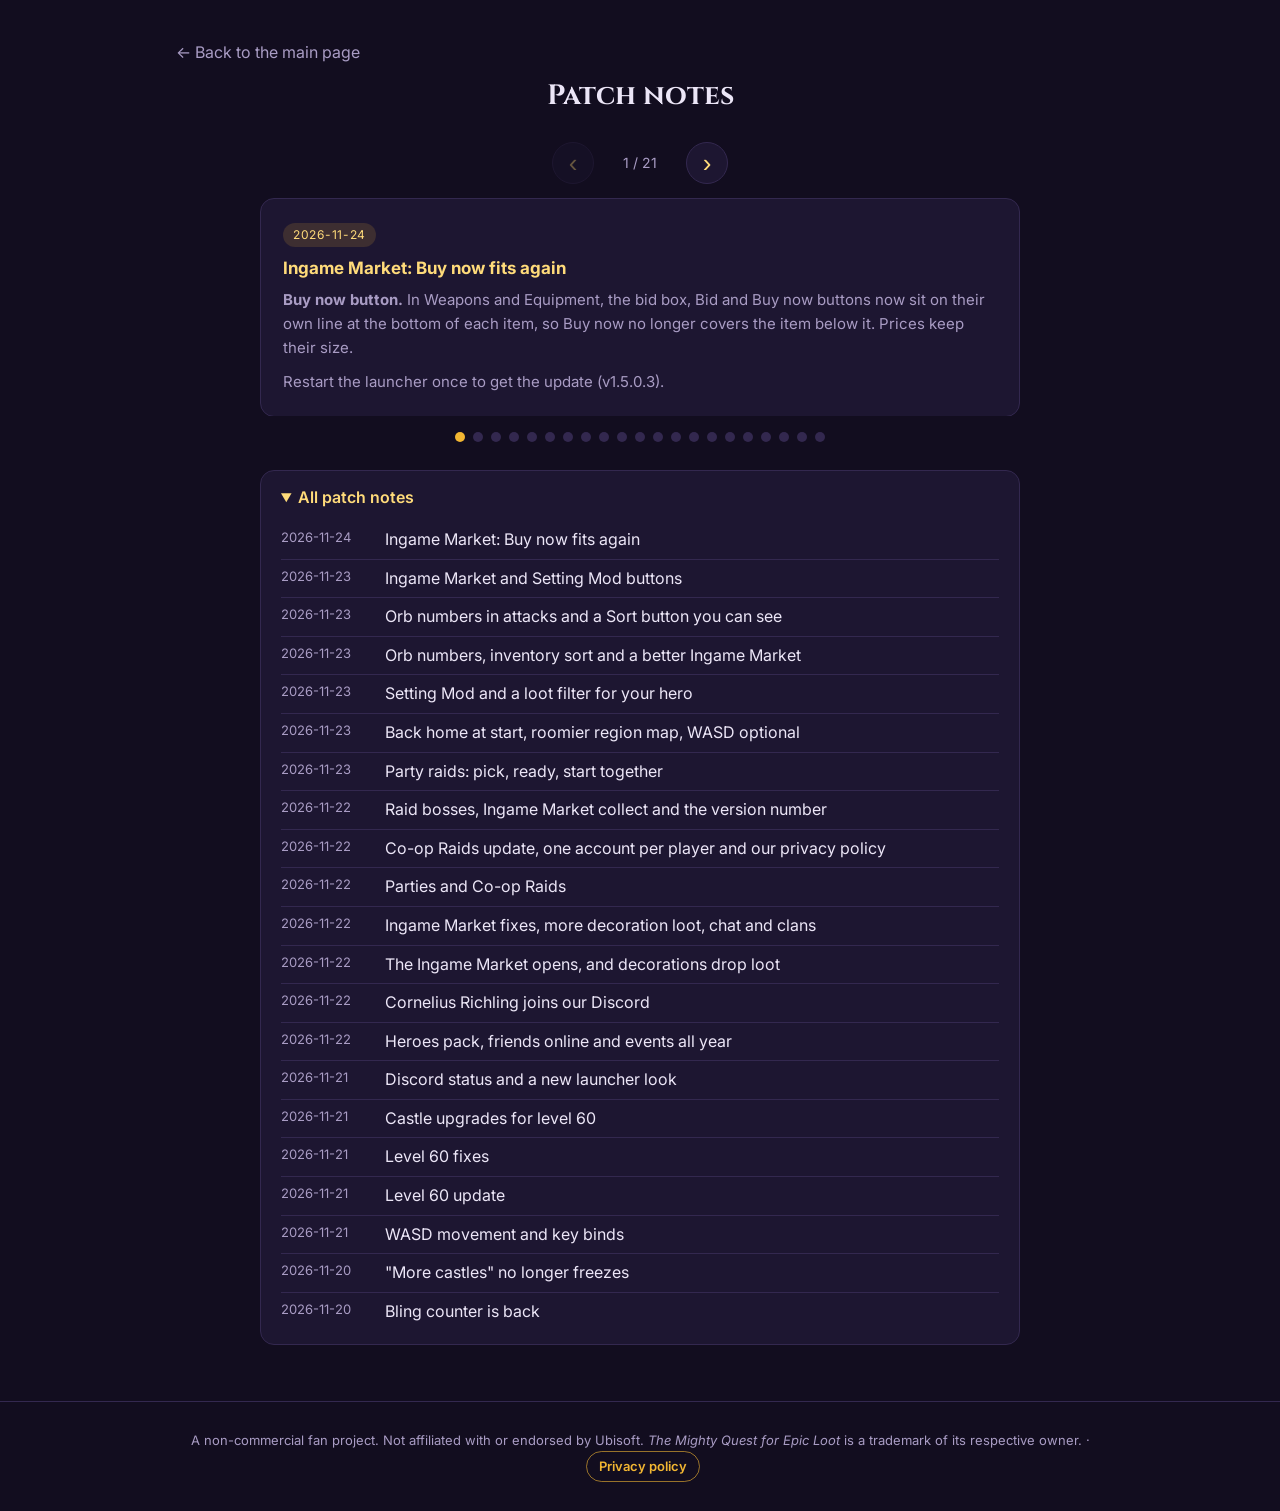
<file: mqel/website/patch-notes.html>
<!doctype html>
<html lang="en">
<head>
<meta charset="utf-8">
<meta name="viewport" content="width=device-width, initial-scale=1">
<title>Patch notes · Mighty Quest Rebirth</title>
<meta name="description" content="Every update of The Mighty Quest for Epic Loot: Rebirth, newest first.">
<link rel="preconnect" href="https://fonts.googleapis.com">
<link href="https://fonts.googleapis.com/css2?family=Cinzel:wght@700;900&family=Inter:wght@400;600&display=swap" rel="stylesheet">
<link rel="stylesheet" href="style.css?v=7">
</head>
<body>
<section class="notes-page">
  <div class="wrap">
    <a class="back" href="index.html">&larr; Back to the main page</a>
    <h2>Patch notes</h2>
    <div class="slider" id="slider">
      <div class="slider-bar">
        <button class="nav prev" type="button" aria-label="Newer patch note">&#8249;</button>
        <span class="count" id="count">1 / 21</span>
        <button class="nav next" type="button" aria-label="Older patch note">&#8250;</button>
      </div>
      <div class="viewport">
        <div class="track" id="track">
      <article class="slide card" id="note-1" aria-label="1 of 21"><span class="badge">2026-11-24</span><h3>Ingame Market: Buy now fits again</h3><p><strong>Buy now button.</strong> In Weapons and Equipment, the bid box, Bid and Buy now buttons now sit on their own line at the bottom of each item, so Buy now no longer covers the item below it. Prices keep their size.</p><p>Restart the launcher once to get the update (v1.5.0.3).</p></article>
      <article class="slide card" id="note-2" aria-label="2 of 21"><span class="badge">2026-11-23</span><h3>Ingame Market and Setting Mod buttons</h3><p><strong>Ingame Market button.</strong> The button is now called INGAME MARKET, is bigger and sits on its own in the top bar, right before your heroes.</p><p><strong>Setting Mod button.</strong> SETTING MOD now has the whole spot next to the settings gear to itself, bigger and easier to hit.</p><p><strong>Windows on top.</strong> The item info box and the Ingame Market, party and Setting Mod windows now always open above the building shortcuts under the top bar, so nothing covers them anymore.</p><p>Restart the launcher once to get the update (v1.5.0.2).</p></article>
      <article class="slide card" id="note-3" aria-label="3 of 21"><span class="badge">2026-11-23</span><h3>Orb numbers in attacks and a Sort button you can see</h3><p><strong>Orb numbers everywhere.</strong> Your health and mana numbers now also show in the orbs while you attack a castle, not only in the lobby.</p><p><strong>Inside the orb.</strong> The numbers now fit inside the orbs and are centred: your current health or mana on top, your maximum below it.</p><p><strong>Sort button.</strong> The SORT button now shows under your inventory, at the left of "Drag here to sell items", for every inventory tab from 1 to 8. Pick a sort, pick it again to reverse it.</p><p>Restart the launcher once to get the update (v1.5.0.1).</p></article>
      <article class="slide card" id="note-4" aria-label="4 of 21"><span class="badge">2026-11-23</span><h3>Orb numbers, inventory sort and a better Ingame Market</h3><p><strong>Health and mana in the orbs.</strong> Your health and mana orbs now show how much you have left and your maximum (for example 7143 / 7143) in white, right on the orb, in the lobby and during attacks.</p><p><strong>Sort your inventory.</strong> A new SORT button under your inventory sorts the tab you are looking at: by type, quality, level or name. Pick the same sort again to reverse it. Works on every inventory tab you have unlocked; the bag reloads in a moment with everything in order.</p><p><strong>Ingame Market: item info.</strong> Hover over any item in any Ingame Market tab to see its full details, like in your inventory: quality, type, level and every bonus with what it does. The box always opens to the left of your mouse.</p><p><strong>Ingame Market: two columns.</strong> Weapons and Equipment now list items in two columns, so you see twice as many at once.</p><p><strong>Ingame Market: sort both ways.</strong> Pick the same sort again to reverse it: ending soon or last, newest or oldest, price low or high, level high or low.</p><p><strong>Ingame Market: colours and pages.</strong> Item icons are filled with their quality colour like in your inventory, and My offers now has pages instead of a long scroll list.</p><p><strong>Game icon.</strong> The game shows its logo in the taskbar again instead of a blank page.</p><p>Restart the launcher once to get the update (v1.5).</p></article>
      <article class="slide card" id="note-5" aria-label="5 of 21"><span class="badge">2026-11-23</span><h3>Setting Mod and a loot filter for your hero</h3><p><strong>Setting Mod.</strong> The KEYS button is now called SETTING MOD. It sits right under MARKET in the top bar, so the bar is tidier and nothing overlaps. Inside you still find WASD movement and all your key binds, plus new settings.</p><p><strong>Loot filter for your hero.</strong> Open SETTING MOD and, under "Loot pick-up by Player", tick "Apply the pet's loot filter to my hero too". Your choice under Settings &gt; Gameplay &gt; Loot pick-up by Pet then counts for your hero as well: with "Magic" and up, for example, plain (Basic) equipment and weapons stay on the ground for your pet and your hero. Gold, life force, blings, crafting materials, potions and orbs are always picked up. It works right away, no restart needed.</p><p><strong>Party button.</strong> The party button now matches its neighbours, on the same dark-blue tile as Friends, Clans and Notifications.</p><p><strong>Steam login.</strong> One launcher start logs you in with Steam again, even when your last login had expired (v1.4.4.1).</p><p><strong>Party window and Linux.</strong> If the party window can't reach the server, it now tells you why instead of loading forever. On Linux and Steam Deck, the Ingame Market and party windows no longer mistake another program on your PC for the game server (v1.4.4.1).</p><p>Restart the launcher once to get the update (v1.4.5).</p></article>
      <article class="slide card" id="note-6" aria-label="6 of 21"><span class="badge">2026-11-23</span><h3>Back home at start, roomier region map, WASD optional</h3><p><strong>Back home.</strong> The game now starts in your own region again instead of the Co-op Raids, and the Attack button takes you back to the last region you were in.</p><p><strong>Co-op Raids sky.</strong> The Co-op Raids now have Little Spitaly's full sky all around you, and Splendorado's golden clouds are back. The Co-op Raids emblem on the region banner is now the right size.</p><p><strong>Attack button.</strong> Fixed the crash on the Attack button that came with the previous update.</p><p><strong>Region map.</strong> Upper Bestmount, Splendorado and Stabbinshire are spread out a little, so they no longer crowd each other.</p><p><strong>WASD is optional.</strong> New players keep the game's own keys: the potion stays on Q and the camera turns with W and E. Want to move with WASD? Open KEYS, tick "Move the hero with the keyboard" and restart the game once. If you already use WASD, nothing changes for you.</p><p>Restart the launcher once to get the update (v1.4.4).</p></article>
      <article class="slide card" id="note-7" aria-label="7 of 21"><span class="badge">2026-11-23</span><h3>Party raids: pick, ready, start together</h3><p><strong>Party raids.</strong> The party leader now picks the raid in the party window, everyone gets a Ready prompt, and when all are ready the whole party starts the same castle at the same moment. After the raid, the leader picks the next one. The party window shows which raid your friends are in.</p><p><strong>Same castle for everyone.</strong> Once a raid is picked, it stays the same for the whole party until everyone has finished, even if someone finishes first or asks for more castles.</p><p><strong>Invitations.</strong> Party invitations now pop up in the lobby with Join and No thanks.</p><p><strong>Co-op Raids sky.</strong> The Co-op Raids now have Little Spitaly's sky, and Splendorado's sky surrounds you again instead of sitting below you.</p><p><strong>Co-op Raids banner.</strong> The region banner shows the Co-op Raids emblem and levels 5-60.</p><p><strong>Back home.</strong> The game no longer opens the Co-op Raids after a reload or at start.</p><p><strong>Live party panel.</strong> Your friends' gold and life force now count up live during a raid.</p><p><strong>Ingame Market.</strong> Item colours now match the game exactly: grey Basic, green Magic, yellow Exceptional, orange Legendary, purple Epic. Listing an item no longer opens the battle log.</p><p><strong>Infinite Pack rings.</strong> The Infinite XP Ring now gives +26% XP and the Infinite Material Ring a 12.5% chance for bonus materials, a quarter of the old pay-to-win values. The XP bonus of your gear now really counts on the server.</p><p><strong>Hero corpses.</strong> A collected hero corpse no longer leaves its marker behind.</p><p><strong>Server updates.</strong> After an update you can log straight back in with Steam, no second launcher start needed.</p><p><strong>Warning.</strong> The Co-op Raids warning no longer shows when you are in a party, and has a "Don't show again" box.</p><p>Restart the launcher once to get the update (v1.4.3).</p></article>
      <article class="slide card" id="note-8" aria-label="8 of 21"><span class="badge">2026-11-22</span><h3>Raid bosses, Ingame Market collect and the version number</h3><p><strong>Raid bosses.</strong> Co-op Raids now has castles at many different levels (5, 7, 9, 10, 12 and up to 59) with real castle names, and four bosses: Warlord's Outpost (15), Warlord's Fortress (30), Warlord's Citadel (45) and Warlord's Keep (60).</p><p><strong>New raids on demand.</strong> The "More castles" button now works in Co-op Raids (and Splendorado): it gives you, and your whole party, brand new procedural castles.</p><p><strong>Better raid castles.</strong> Traps stay where they belong: no more lonely rail traps or trap generators without traps. The region's banner shows its boss picture.</p><p><strong>Ingame Market.</strong> Collect one item at a time or everything at once; your bag now refreshes right after collecting. Gold from sales can go above your storage limit (upgrades still stop at your storage). Drag an item from your inventory onto the Ingame Market to sell it, and item colours now match your inventory.</p><p><strong>Esc key.</strong> Esc closes the Ingame Market, Bling shop and party windows. With nothing open, it opens the game menu as usual.</p><p><strong>Version number.</strong> The game menu (Esc) now shows the server's version on the Credits button. This update is v1.4.2.</p><p><strong>Party button.</strong> The party button sits next to Notifications now, so the notifications list points to the right button again.</p><p>Restart the launcher once to get the update.</p></article>
      <article class="slide card" id="note-9" aria-label="9 of 21"><span class="badge">2026-11-22</span><h3>Co-op Raids update, one account per player and our privacy policy</h3><p><strong>More raid castles.</strong> Co-op Raids now has 36 raid castles, three for every level from 5 to 60, plus a boss castle: <strong>Warlord's Keep</strong>.</p><p><strong>A sky for the raids.</strong> The Co-op Raids castle selection no longer shows a black sky: it has Little Spitaly's sky now. Splendorado's sky also sits around you again instead of below you.</p><p><strong>Fair raids.</strong> Raids no longer get more monsters for a bigger party: everyone faces the normal castle. The party bonus still grows with your party.</p><p><strong>Know before you go.</strong> The Co-op Raids island now says it is procedural, and asks before you enter.</p><p><strong>Map and party button.</strong> The islands on the map moved a little to make room, and the party button now looks like the other buttons in the top bar.</p><p><strong>Ingame Market.</strong> Fixed the item picture in the market details, and the window now reconnects by itself after a server update.</p><p><strong>One account per player.</strong> New accounts can no longer be made from an internet connection that already has an account. If you really need a second one, ask an admin on Discord.</p><p><strong>Privacy policy.</strong> Our website now has a privacy policy (link at the bottom of every page and in the launcher). By playing on the server you agree to it.</p><p>Restart the launcher once to get the update.</p></article>
      <article class="slide card" id="note-10" aria-label="10 of 21"><span class="badge">2026-11-22</span><h3>Parties and Co-op Raids</h3><p><strong>Parties.</strong> Team up with up to 3 friends: press the new purple <strong>Party</strong> button next to Clans, invite friends and accept invitations. The leader can remove players; anyone can leave.</p><p><strong>Co-op Raids.</strong> A new purple island on the map. Raid castles at levels 5, 10, 15 and up to 60, built new for every party: everyone in your party gets the same castle, with more monsters the bigger your party is. Each of you plays it in your own game and keeps your own loot. The "More castles" button gives your whole party new raids.</p><p><strong>Live party panel.</strong> While you raid, a panel on the left shows how your friends are doing: their health, gold, XP and loot, and when they go down.</p><p><strong>Party bonus.</strong> Clear the same raid as your whole party and everyone gets extra gold, life force and crafting materials.</p><p><strong>Decorations.</strong> Decorations now really drop their gold, life force and Bling Crystal blings.</p><p><strong>Updates.</strong> When a server update starts, the game now closes properly at the end of the countdown.</p><p>Restart the launcher once to get the update.</p></article>
      <article class="slide card" id="note-11" aria-label="11 of 21"><span class="badge">2026-11-22</span><h3>Ingame Market fixes, more decoration loot, chat and clans</h3><p><strong>Ingame Market.</strong> Your purchases, the money from your sales and your refunds now wait in the <strong>Collect</strong> tab until you pick them up. The Sell tab sorts your items: weapons, then equipment by class and level, then materials. You can no longer buy or bid on your own offers. Items you put up for sale leave your bag, and a listed item can't be sold to a vendor by mistake in the moment before your bag catches up.</p><p><strong>More decoration loot.</strong> Smashing a decoration now drops a little gold or life force three times in four, always less than a monster of that castle gives. The green <strong>Bling Crystals</strong> keep their 1% chance to drop 1 bling, up to 2 per attack, and drop nothing else.</p><p><strong>Chat.</strong> Fixed players who couldn't send chat messages after a server update: pressing Enter did nothing.</p><p><strong>Clans.</strong> Clans set to accept join requests now let players join right away, like open clans (asking the leader for approval isn't available yet). The other members now get the join message too.</p><p>Restart the launcher once to get the update.</p></article>
      <article class="slide card" id="note-12" aria-label="12 of 21"><span class="badge">2026-11-22</span><h3>The Ingame Market opens, and decorations drop loot</h3><p><strong>Ingame Market.</strong> Trade with other players right in the game: press <strong>MARKET</strong> in the top bar, next to KEYS. It unlocks once you finish the castle crafting tutorial, at any hero level.</p><p><strong>Weapons and Equipment</strong> are sold by auction: bid, or use the buy-now price when the seller sets one. If someone outbids you, you get your money back. Filter by class, by gold or blings, sort and search.</p><p><strong>Items</strong> (crafting materials and dyes) work like a market: the cheapest offer sells first, and you can place a buy order at your own price and wait for a seller.</p><p>Sell for <strong>gold or blings</strong>, your choice. A <strong>1% fee</strong> is taken when something sells. What you buy, the money from your sales and your refunds wait in the <strong>Collect</strong> tab until you pick them up.</p><p><strong>Decorations drop loot.</strong> Smashing decorations during an attack now drops a little gold or life force about one time in three, and once in a while a crafting material. The green <strong>Bling Crystals</strong> have a 1% chance to drop 1 bling, up to 2 per attack (part of the weekly bling loot limit).</p><p><strong>Bling shop inside the game.</strong> The green "+" next to your blings opens the shop in a window in the game, with an X to close it. No more Steam overlay.</p><p><strong>Update countdown.</strong> Before a server update, a timer at the bottom right shows when the game will close, in your own time. Finish your fight and log off before it reaches 0.</p><p>Restart the launcher once to get the update.</p></article>
      <article class="slide card" id="note-13" aria-label="13 of 21"><span class="badge">2026-11-22</span><h3>Cornelius Richling joins our Discord</h3><p>Cornelius Richling, owner, founder and occasional brochure model, now runs the announcements on our <a href="https://discord.gg/hxFANB2kky">Discord</a>.</p><p><strong>Events, the moment they start.</strong> Boost weekends, free hero trials, More Materials, Halloween, Christmas, New Year, Valentine's Day and Easter: Cornelius tells you what the event gives you, when it ends and what comes next, with the times shown in your own time zone.</p><p><strong>Patch notes, as soon as they're out.</strong> Every update you see in the launcher news also appears in our patch-note channel.</p><p><strong>In his own voice.</strong> Every post opens with one of his greetings and comes with one of his voice lines from the game, so you never know which Cornelius you're going to get.</p><p><strong>New server icon:</strong> the dragon castle with our new name.</p><p><strong>Patch notes page:</strong> all patch notes now have their own page on the website, one per slide.</p></article>
      <article class="slide card" id="note-14" aria-label="14 of 21"><span class="badge">2026-11-22</span><h3>Heroes pack, friends online and events all year</h3><p>The <strong>All Heroes Pack</strong> in the bling shop unlocks every hero you don't own yet for 30&nbsp;% less (three heroes: 2,000 blings instead of 2,850). Your friend list shows a <strong>green dot</strong> on friends who are playing and a red one on the others. New players get their <strong>real country flag</strong> instead of Germany's. <strong>Events all year:</strong> a boost weekend every month (gold, life force, XP, magic find, bling mine and material mines take turns, everything x2 in December), More Materials from July 1 to September 25, a free hero every month, plus Halloween, Christmas, New Year, Valentine's Day and Easter. Competitions load again.</p></article>
      <article class="slide card" id="note-15" aria-label="15 of 21"><span class="badge">2026-11-21</span><h3>Discord status and a new launcher look</h3><p>Discord now shows what you're doing in the game: attacking a castle (with its name), editing your castle, shopping, gearing up your hero or choosing your next target, with a timer and a button to join our server. It works on Windows and, with Proton 7 or newer, on Linux and Steam Deck; turn it off with <code>DiscordPresence=0</code> in <code>GameData\Bin\WASD.ini</code>. The launcher has a new background and its version line is readable again, the Discord button links to our new server (<a href="https://discord.gg/hxFANB2kky">discord.gg/hxFANB2kky</a>), WASD movement now also works on Linux, and the two new cross chambers show a room picture in the Architect's Office instead of a wardrobe.</p></article>
      <article class="slide card" id="note-16" aria-label="16 of 21"><span class="badge">2026-11-21</span><h3>Castle upgrades for level 60</h3><p>Craft <strong>Goldmaw the Insatiable</strong>, Splendorado's golden dragon, for your own castle with the new Crafting Lab rank 15 (unlocks at castle heart 60; stronger than Dragonificus, twice the price). The Architect's Office goes to rank 7 (9 rooms, castle heart 40) and rank 8 (10 rooms, castle heart 50), and each rank unlocks two room types that were never for sale (Cross Chamber 04 and Linear Chamber 07, Cross Chamber 05 and Junction Chamber 04). Gold and Life Force Mines go to rank 13 (castle heart 38 and 52), and you get one more Gold, Life Force and Bling Mine at castle heart 35 and another at 55. Defense rating goes up to 750 at castle heart 60. Splendorado's player castles now have the bosses of the older regions in their throne rooms (Goldmaw only waits in Goldmaw's Hoard), the "35-60" badge no longer covers the region's dragon, and WASD movement now also works on Linux and Steam Deck.</p></article>
      <article class="slide card" id="note-17" aria-label="17 of 21"><span class="badge">2026-11-21</span><h3>Level 60 fixes</h3><p>Skill ranks III to V that had the same numbers now grow every rank (Hawk: Harass, Hawk: Dive, Stunning Blow, Siren Stun, Thunderclap, Teen Spirit, Headbang, Dancing Blades). Trap skills of all heroes: cooldown 10 seconds at rank I down to 7.5 seconds at rank V. Splendorado drops gear of the castle's level. Gold and Life Force Storage rank 6 (1,000,000) with castle heart 60. Goldmaw's golden dragon replaces the spider badge.</p></article>
      <article class="slide card" id="note-18" aria-label="18 of 21"><span class="badge">2026-11-21</span><h3>Level 60 update</h3><p>The level cap goes from 30 to 60. Every skill gets ranks IV and V, the castle heart goes to rank 60, and monsters, loot, the shop and the blacksmith go up to level 60. Beat Dragonificus to unlock the new region <strong>Splendorado</strong> (levels 35-60) under a golden sky, and defeat its golden dragon <strong>Goldmaw the Insatiable</strong> for the quest "All That Glitters". Monsters from level 35 are 22&nbsp;% tougher. Hawk: Hack now has a 10-second cooldown.</p><p class="hint">Delivered automatically by the launcher: about 11 MB on the first start.</p></article>
      <article class="slide card" id="note-19" aria-label="19 of 21"><span class="badge">2026-11-21</span><h3>WASD movement and key binds</h3><p>Move your hero with W A S D during attacks while your mouse keeps aiming and attacking: whatever you pressed last wins, and your cursor never jumps. Ctrl+WASD walks without attacking, Shift+WASD holds the ground. The new KEYS button in the lobby top bar changes the WASD keys, the step distance and every game key bind.</p><p class="hint">Delivered automatically by the launcher and set up on the first start: the camera rotates with Q/E (and the arrow keys), Ability 5 moves to R. Change anything in the KEYS panel.</p></article>
      <article class="slide card" id="note-20" aria-label="20 of 21"><span class="badge">2026-11-20</span><h3>"More castles" no longer freezes</h3><p>Rerolling the castles on the attack map, with gold or with blings, could leave the game on an endless loading screen until you closed it. The server sent the new castle list with a message number the game had already seen, so the game ignored it and kept waiting. Fixed and tested in game: the new castles now show up every time.</p><p class="hint">Server-side fix, already live. Nothing to install. Gold and blings spent on rerolls were always charged correctly.</p></article>
      <article class="slide card" id="note-21" aria-label="21 of 21"><span class="badge">2026-11-20</span><h3>Bling counter is back</h3><p>The number of blings next to the green gem in the top bar was empty for every player: only the gem showed. The game files of the Steam version place the counter in a different spot than the script that fills it expects. The fix makes the script find the counter in both spots, and the amount now shows with thousands separators (1,230), also right after you earn or spend blings.</p><p class="hint">Delivered automatically: start the game from Steam and let the launcher finish its update. Your blings were never lost, only the display was empty.</p></article>
        </div>
      </div>
      <div class="dots" id="dots"></div>
    </div>
    <details class="toc" open>
      <summary>All patch notes</summary>
      <ol>
        <li><a href="#note-1" data-go="0"><span>2026-11-24</span>Ingame Market: Buy now fits again</a></li>
        <li><a href="#note-2" data-go="1"><span>2026-11-23</span>Ingame Market and Setting Mod buttons</a></li>
        <li><a href="#note-3" data-go="2"><span>2026-11-23</span>Orb numbers in attacks and a Sort button you can see</a></li>
        <li><a href="#note-4" data-go="3"><span>2026-11-23</span>Orb numbers, inventory sort and a better Ingame Market</a></li>
        <li><a href="#note-5" data-go="4"><span>2026-11-23</span>Setting Mod and a loot filter for your hero</a></li>
        <li><a href="#note-6" data-go="5"><span>2026-11-23</span>Back home at start, roomier region map, WASD optional</a></li>
        <li><a href="#note-7" data-go="6"><span>2026-11-23</span>Party raids: pick, ready, start together</a></li>
        <li><a href="#note-8" data-go="7"><span>2026-11-22</span>Raid bosses, Ingame Market collect and the version number</a></li>
        <li><a href="#note-9" data-go="8"><span>2026-11-22</span>Co-op Raids update, one account per player and our privacy policy</a></li>
        <li><a href="#note-10" data-go="9"><span>2026-11-22</span>Parties and Co-op Raids</a></li>
        <li><a href="#note-11" data-go="10"><span>2026-11-22</span>Ingame Market fixes, more decoration loot, chat and clans</a></li>
        <li><a href="#note-12" data-go="11"><span>2026-11-22</span>The Ingame Market opens, and decorations drop loot</a></li>
        <li><a href="#note-13" data-go="12"><span>2026-11-22</span>Cornelius Richling joins our Discord</a></li>
        <li><a href="#note-14" data-go="13"><span>2026-11-22</span>Heroes pack, friends online and events all year</a></li>
        <li><a href="#note-15" data-go="14"><span>2026-11-21</span>Discord status and a new launcher look</a></li>
        <li><a href="#note-16" data-go="15"><span>2026-11-21</span>Castle upgrades for level 60</a></li>
        <li><a href="#note-17" data-go="16"><span>2026-11-21</span>Level 60 fixes</a></li>
        <li><a href="#note-18" data-go="17"><span>2026-11-21</span>Level 60 update</a></li>
        <li><a href="#note-19" data-go="18"><span>2026-11-21</span>WASD movement and key binds</a></li>
        <li><a href="#note-20" data-go="19"><span>2026-11-20</span>&quot;More castles&quot; no longer freezes</a></li>
        <li><a href="#note-21" data-go="20"><span>2026-11-20</span>Bling counter is back</a></li>
      </ol>
    </details>
  </div>
</section>
<footer>
  <div class="wrap">A non-commercial fan project. Not affiliated with or endorsed by Ubisoft. <em>The Mighty Quest for Epic Loot</em> is a trademark of its respective owner. · <a class="privacy-link" href="privacy.html">Privacy policy</a></div>
</footer>
<script>
(function () {
  var track = document.getElementById("track"), slides = track.children, n = slides.length,
      dots = document.getElementById("dots"), count = document.getElementById("count"),
      root = document.getElementById("slider"), cur = 0, startX = null;
  root.className += " on";
  for (var i = 0; i < n; i++) {
    var d = document.createElement("button");
    d.type = "button"; d.setAttribute("aria-label", "Patch note " + (i + 1));
    d.onclick = (function (k) { return function () { go(k); }; })(i);
    dots.appendChild(d);
  }
  function go(k, keepHash) {
    cur = Math.max(0, Math.min(n - 1, k));
    track.style.transform = "translateX(" + (-100 * cur) + "%)";
    for (var i = 0; i < n; i++) {
      dots.children[i].className = i === cur ? "on" : "";
      slides[i].setAttribute("aria-hidden", i === cur ? "false" : "true");
    }
    count.textContent = (cur + 1) + " / " + n;
    root.querySelector(".prev").disabled = cur === 0;
    root.querySelector(".next").disabled = cur === n - 1;
    track.parentNode.style.height = slides[cur].offsetHeight + "px";
    if (!keepHash && history.replaceState) history.replaceState(null, "", "#note-" + (cur + 1));
  }
  root.querySelector(".prev").onclick = function () { go(cur - 1); };
  root.querySelector(".next").onclick = function () { go(cur + 1); };
  document.addEventListener("keydown", function (e) {
    if (e.key === "ArrowLeft") go(cur - 1);
    if (e.key === "ArrowRight") go(cur + 1);
  });
  track.addEventListener("touchstart", function (e) { startX = e.touches[0].clientX; }, {passive: true});
  track.addEventListener("touchend", function (e) {
    if (startX === null) return;
    var dx = e.changedTouches[0].clientX - startX; startX = null;
    if (Math.abs(dx) > 50) go(cur + (dx < 0 ? 1 : -1));
  });
  var links = document.querySelectorAll("[data-go]");
  for (var j = 0; j < links.length; j++) links[j].onclick = function (e) {
    e.preventDefault(); go(+this.getAttribute("data-go"));
    root.scrollIntoView({behavior: "smooth", block: "start"});
  };
  window.addEventListener("resize", function () { go(cur, true); });
  var m = /^#note-(\d+)$/.exec(location.hash);
  go(m ? +m[1] - 1 : 0, !m);
})();
</script>
</body>
</html>
</file>
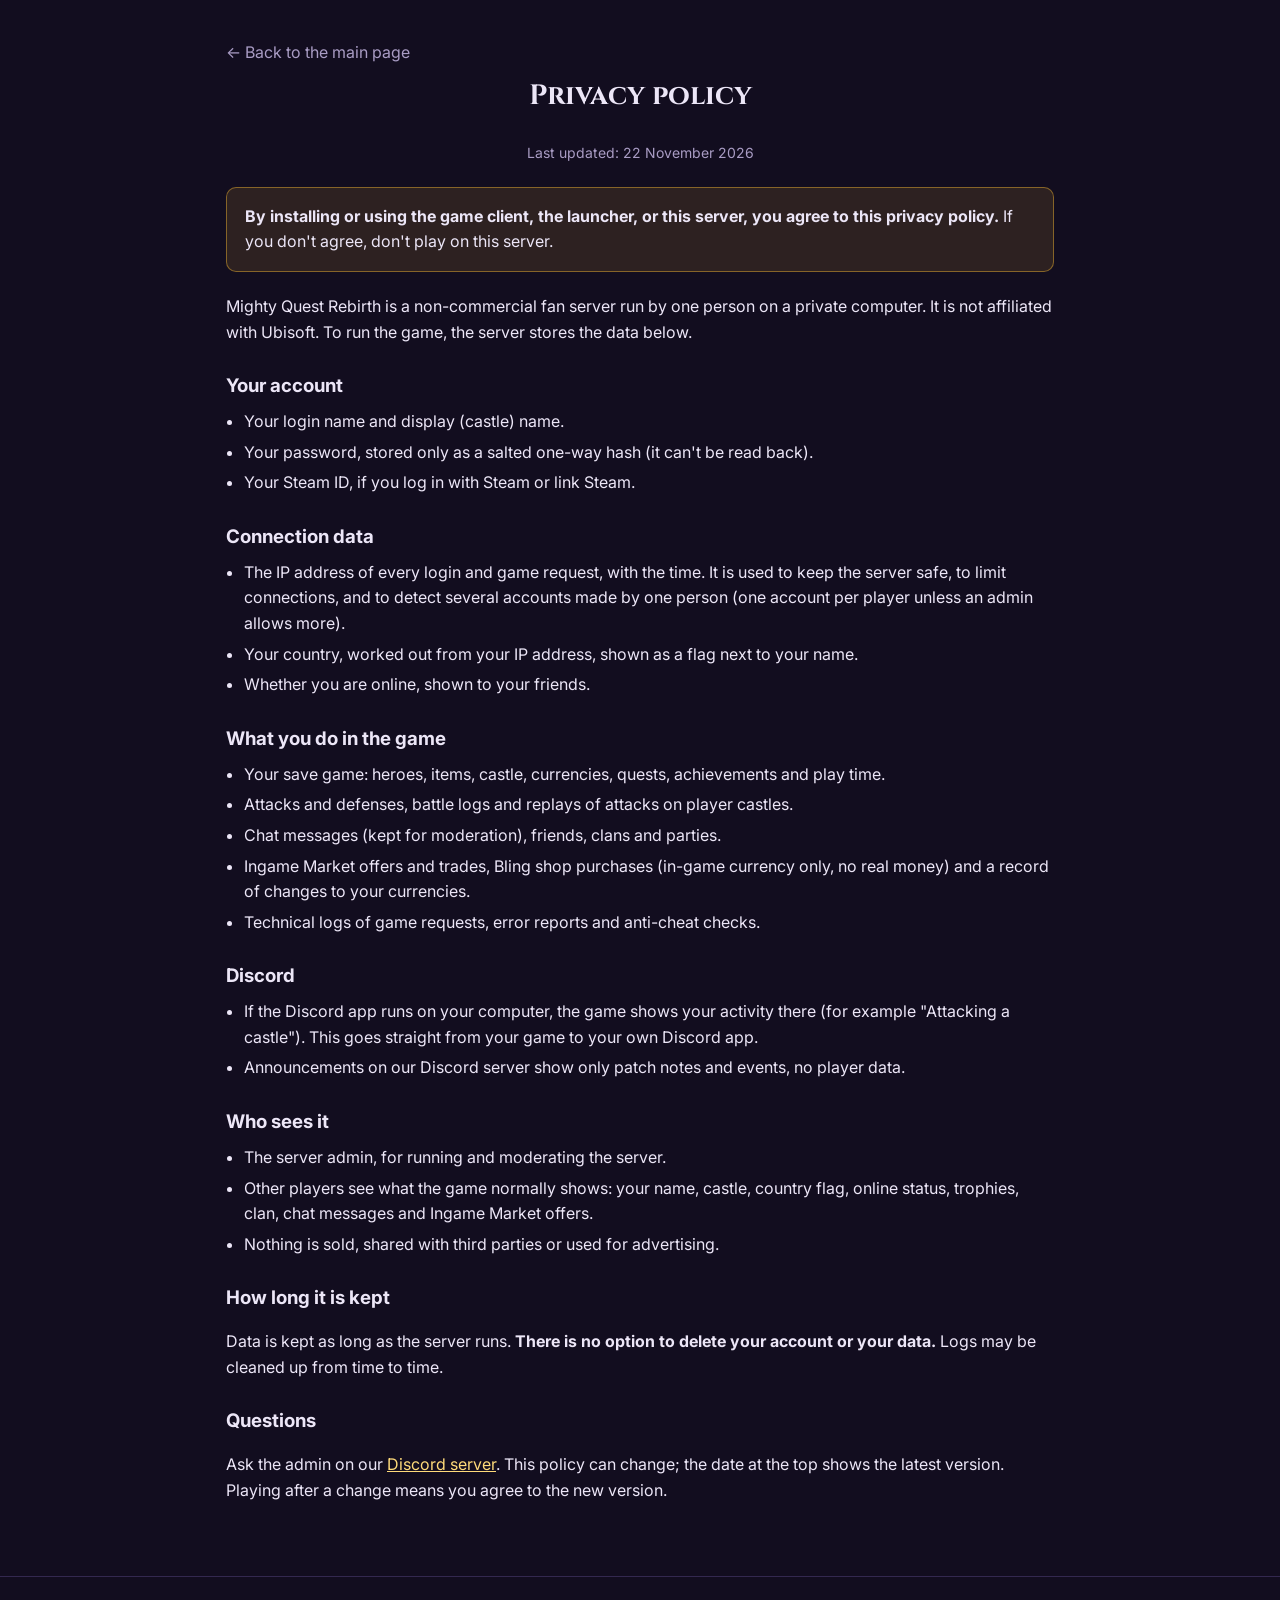
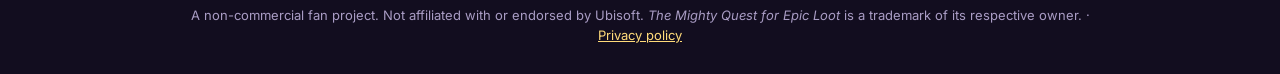
<file: mqel/website/privacy.html>
<!doctype html>
<html lang="en">
<head>
<meta charset="utf-8">
<meta name="viewport" content="width=device-width, initial-scale=1">
<title>Privacy policy · Mighty Quest Rebirth</title>
<meta name="description" content="What the Mighty Quest Rebirth server stores when you play.">
<link rel="preconnect" href="https://fonts.googleapis.com">
<link href="https://fonts.googleapis.com/css2?family=Cinzel:wght@700;900&family=Inter:wght@400;600&display=swap" rel="stylesheet">
<link rel="stylesheet" href="style.css?v=7">
<style>
.policy{max-width:860px}
.policy h3{margin:26px 0 8px}
.policy ul{margin:6px 0 0 18px;padding:0}
.policy li{margin:5px 0}
.policy .agree{margin:22px 0;padding:16px 18px;border-radius:10px;background:rgba(242,182,50,.12);border:1px solid rgba(242,182,50,.45)}
</style>
</head>
<body>
<section class="notes-page">
  <div class="wrap policy">
    <a class="back" href="index.html">&larr; Back to the main page</a>
    <h2>Privacy policy</h2>
    <p class="note">Last updated: 22 November 2026</p>

    <div class="agree"><strong>By installing or using the game client, the launcher, or this server, you agree to this privacy
    policy.</strong> If you don't agree, don't play on this server.</div>

    <p>Mighty Quest Rebirth is a non-commercial fan server run by one person on a private computer. It is not
    affiliated with Ubisoft. To run the game, the server stores the data below.</p>

    <h3>Your account</h3>
    <ul>
      <li>Your login name and display (castle) name.</li>
      <li>Your password, stored only as a salted one-way hash (it can't be read back).</li>
      <li>Your Steam ID, if you log in with Steam or link Steam.</li>
    </ul>

    <h3>Connection data</h3>
    <ul>
      <li>The IP address of every login and game request, with the time. It is used to keep the server safe,
      to limit connections, and to detect several accounts made by one person (one account per player unless
      an admin allows more).</li>
      <li>Your country, worked out from your IP address, shown as a flag next to your name.</li>
      <li>Whether you are online, shown to your friends.</li>
    </ul>

    <h3>What you do in the game</h3>
    <ul>
      <li>Your save game: heroes, items, castle, currencies, quests, achievements and play time.</li>
      <li>Attacks and defenses, battle logs and replays of attacks on player castles.</li>
      <li>Chat messages (kept for moderation), friends, clans and parties.</li>
      <li>Ingame Market offers and trades, Bling shop purchases (in-game currency only, no real money) and
      a record of changes to your currencies.</li>
      <li>Technical logs of game requests, error reports and anti-cheat checks.</li>
    </ul>

    <h3>Discord</h3>
    <ul>
      <li>If the Discord app runs on your computer, the game shows your activity there (for example "Attacking
      a castle"). This goes straight from your game to your own Discord app.</li>
      <li>Announcements on our Discord server show only patch notes and events, no player data.</li>
    </ul>

    <h3>Who sees it</h3>
    <ul>
      <li>The server admin, for running and moderating the server.</li>
      <li>Other players see what the game normally shows: your name, castle, country flag, online status,
      trophies, clan, chat messages and Ingame Market offers.</li>
      <li>Nothing is sold, shared with third parties or used for advertising.</li>
    </ul>

    <h3>How long it is kept</h3>
    <p>Data is kept as long as the server runs. <strong>There is no option to delete your account or your
    data.</strong> Logs may be cleaned up from time to time.</p>

    <h3>Questions</h3>
    <p>Ask the admin on our <a href="https://discord.gg/XXXXXXXXX">Discord server</a>. This policy can change; the
    date at the top shows the latest version. Playing after a change means you agree to the new version.</p>
  </div>
</section>
<footer>
  <div class="wrap">A non-commercial fan project. Not affiliated with or endorsed by Ubisoft. <em>The Mighty Quest for Epic Loot</em> is a trademark of its respective owner. · <a href="privacy.html">Privacy policy</a></div>
</footer>
</body>
</html>
</file>
<file: mqel/website/style.css>
:root{--bg:#120d1f;--panel:#1d1631;--line:#33284f;--text:#ece6f7;--muted:#a99cc4;--gold:#f2b632;--gold2:#ffdb7a;--violet:#8a5cf6}
*{box-sizing:border-box}
body{margin:0;background:var(--bg);color:var(--text);font:16px/1.6 Inter,system-ui,sans-serif}
a{color:var(--gold2)}
.wrap{max-width:960px;margin:0 auto;padding:0 16px}
header{text-align:center;padding:96px 0 72px;background:radial-gradient(ellipse at 50% 0,#3a2470 0,transparent 70%),radial-gradient(circle at 15% 80%,#2a1a4a 0,transparent 40%)}
.tag{display:inline-block;padding:4px 12px;border:1px solid var(--line);border-radius:99px;color:var(--muted);font-size:13px;letter-spacing:.08em;text-transform:uppercase}
h1{font-family:Cinzel,serif;font-weight:900;font-size:clamp(34px,7vw,64px);line-height:1.1;margin:20px 0 8px;background:linear-gradient(180deg,var(--gold2),var(--gold) 60%,#b9781c);-webkit-background-clip:text;background-clip:text;color:transparent;text-shadow:0 0 40px rgba(242,182,50,.15)}
h1 span{display:block;font-size:.55em;color:var(--text);-webkit-text-fill-color:var(--text)}
.lead{max-width:620px;margin:16px auto 32px;color:var(--muted);font-size:18px}
.btn{display:inline-block;padding:12px 26px;border-radius:10px;background:linear-gradient(180deg,var(--gold2),var(--gold));color:#2a1a05;font-weight:600;text-decoration:none;box-shadow:0 6px 24px rgba(242,182,50,.25)}
.btn.ghost{background:none;border:1px solid var(--line);color:var(--text);box-shadow:none;margin-left:8px}
section{padding:56px 0}
h2{font-family:Cinzel,serif;font-size:28px;margin:0 0 24px;text-align:center}
.grid{display:grid;grid-template-columns:repeat(auto-fit,minmax(260px,1fr));gap:16px}
.card{background:var(--panel);border:1px solid var(--line);border-radius:14px;padding:22px}
.card h3{margin:0 0 6px;font-size:17px;color:var(--gold2)}
.card p{margin:0;color:var(--muted);font-size:15px}
.icon{font-size:26px;margin-bottom:8px}
ol.steps{counter-reset:s;list-style:none;padding:0;max-width:680px;margin:0 auto}
ol.steps li{counter-increment:s;position:relative;background:var(--panel);border:1px solid var(--line);border-radius:14px;padding:18px 20px 18px 68px;margin-bottom:12px}
ol.steps li::before{content:counter(s);position:absolute;left:18px;top:16px;width:34px;height:34px;border-radius:50%;background:var(--violet);color:#fff;font-weight:600;display:flex;align-items:center;justify-content:center}
ol.steps li ul{margin:10px 0 0;padding-left:18px}
ol.steps li li{counter-increment:none;background:none;border:0;border-radius:0;padding:0;margin:6px 0 0}
ol.steps li li::before{content:none}
.ways{display:grid;grid-template-columns:repeat(auto-fit,minmax(240px,1fr));gap:12px;margin-top:14px}
.way{background:#150f26;border:1px solid var(--line);border-radius:12px;padding:16px 18px}
.way:first-child{border-color:rgba(242,182,50,.45)}
.way h3{margin:8px 0 6px;font-size:17px;color:var(--gold2)}
.way p{margin:0 0 8px}
.way .hint{margin:0;color:var(--muted);font-size:14px}
.badge{display:inline-block;padding:2px 10px;border-radius:99px;background:rgba(242,182,50,.15);color:var(--gold2);font-size:12px;letter-spacing:.06em;text-transform:uppercase}
.badge.plain{background:rgba(138,92,246,.18);color:#c9b5ff}
.badge.warn{background:rgba(255,122,90,.18);color:#ffb39e}
.way .alert-link{margin:10px 0 0;font-size:14px;color:#ffb39e}
.way .alert-link::before{content:"⚠ "}
.alert{max-width:680px;margin:20px auto 0;background:#22142a;border:1px solid rgba(255,122,90,.4);border-left:4px solid #ff7a5a;border-radius:14px;padding:18px 22px;scroll-margin-top:16px}
.alert h3{margin:8px 0 6px;font-size:17px;color:#ffb39e}
.alert p{margin:0 0 10px}
.alert ol{margin:0 0 10px;padding-left:20px}
.alert li{margin:4px 0}
.alert .hint{margin:0;color:var(--muted);font-size:14px}
.alert.tip{background:#18122b;border-color:rgba(138,92,246,.4);border-left-color:var(--violet)}
.alert.tip h3{color:#c9b5ff}
@media (max-width:480px){ol.steps li{padding:18px 16px 18px 60px}.ways{margin-left:-44px}}
.video{display:block;width:100%;max-width:860px;margin:0 auto;border:1px solid var(--line);border-radius:14px;background:#000;aspect-ratio:16/9}
code{background:#0c0816;border:1px solid var(--line);border-radius:6px;padding:1px 6px;font-size:14px;word-break:break-all}
.note{text-align:center;color:var(--muted);font-size:14px;margin-top:16px}
footer{border-top:1px solid var(--line);padding:28px 0;color:var(--muted);font-size:13px;text-align:center}
@media (max-width:480px){.btn.ghost{margin:10px 0 0}header{padding:64px 0 48px}}
table{width:100%;border-collapse:collapse;font-size:15px}
td,th{padding:10px 12px;border-bottom:1px solid var(--line);text-align:left;vertical-align:top}
th{color:var(--muted);font-weight:600;font-size:13px;text-transform:uppercase;letter-spacing:.05em}
td.n{color:var(--gold2);font-weight:600;white-space:nowrap}
.back{display:inline-block;margin-bottom:8px;color:var(--muted);text-decoration:none}
a.card{display:block;text-decoration:none;color:inherit}
a.card:hover{border-color:var(--gold)}
.more{color:var(--gold2);font-size:14px;margin-top:8px;display:block}

tr:last-child td{border-bottom:none}
.card .hint{margin-top:10px;font-size:14px;color:var(--muted)}
.card .badge{margin-bottom:8px}

/* patch notes page (patch-notes.html): one note per slide */
.grid.one{grid-template-columns:1fr;max-width:760px;margin:0 auto}
.card p+p{margin-top:10px}
.notes-page{padding-top:40px}
.slider{max-width:760px;margin:0 auto}
.slider-bar,.dots{display:none}
.slider.on .slider-bar{display:flex;align-items:center;justify-content:center;gap:16px;margin-bottom:14px}
.slider.on .dots{display:flex;flex-wrap:wrap;justify-content:center;gap:8px;margin-top:16px}
.slider .nav{width:42px;height:42px;border-radius:50%;border:1px solid var(--line);background:var(--panel);color:var(--gold2);font-size:26px;line-height:1;cursor:pointer}
.slider .nav:disabled{opacity:.35;cursor:default}
.slider .nav:not(:disabled):hover{border-color:var(--gold)}
.slider .count{color:var(--muted);font-size:14px;min-width:60px;text-align:center}
.viewport{overflow:visible}
.slider.on .viewport{overflow:hidden;transition:height .3s ease}
.track .slide{margin-bottom:16px}
.slider.on .track{display:flex;align-items:flex-start;transition:transform .35s ease}
.slider.on .track .slide{flex:0 0 100%;margin:0}
.dots button{width:10px;height:10px;border-radius:50%;border:0;padding:0;background:var(--line);cursor:pointer}
.dots button.on{background:var(--gold)}
.toc{max-width:760px;margin:28px auto 0;background:var(--panel);border:1px solid var(--line);border-radius:14px;padding:14px 20px}
.toc summary{cursor:pointer;color:var(--gold2);font-weight:600}
.toc ol{list-style:none;margin:10px 0 0;padding:0}
.toc li a{display:flex;gap:12px;padding:6px 0;color:var(--text);text-decoration:none;border-top:1px solid var(--line)}
.toc li:first-child a{border-top:0}
.toc li a span{color:var(--muted);font-size:13px;min-width:92px}
.toc li a:hover{color:var(--gold2)}

footer .privacy-link{display:inline-block;margin-left:6px;padding:4px 12px;border-radius:999px;border:1px solid rgba(242,182,50,.6);color:#f2b632;text-decoration:none;font-weight:600}
footer .privacy-link:hover{background:rgba(242,182,50,.15)}
</file>
